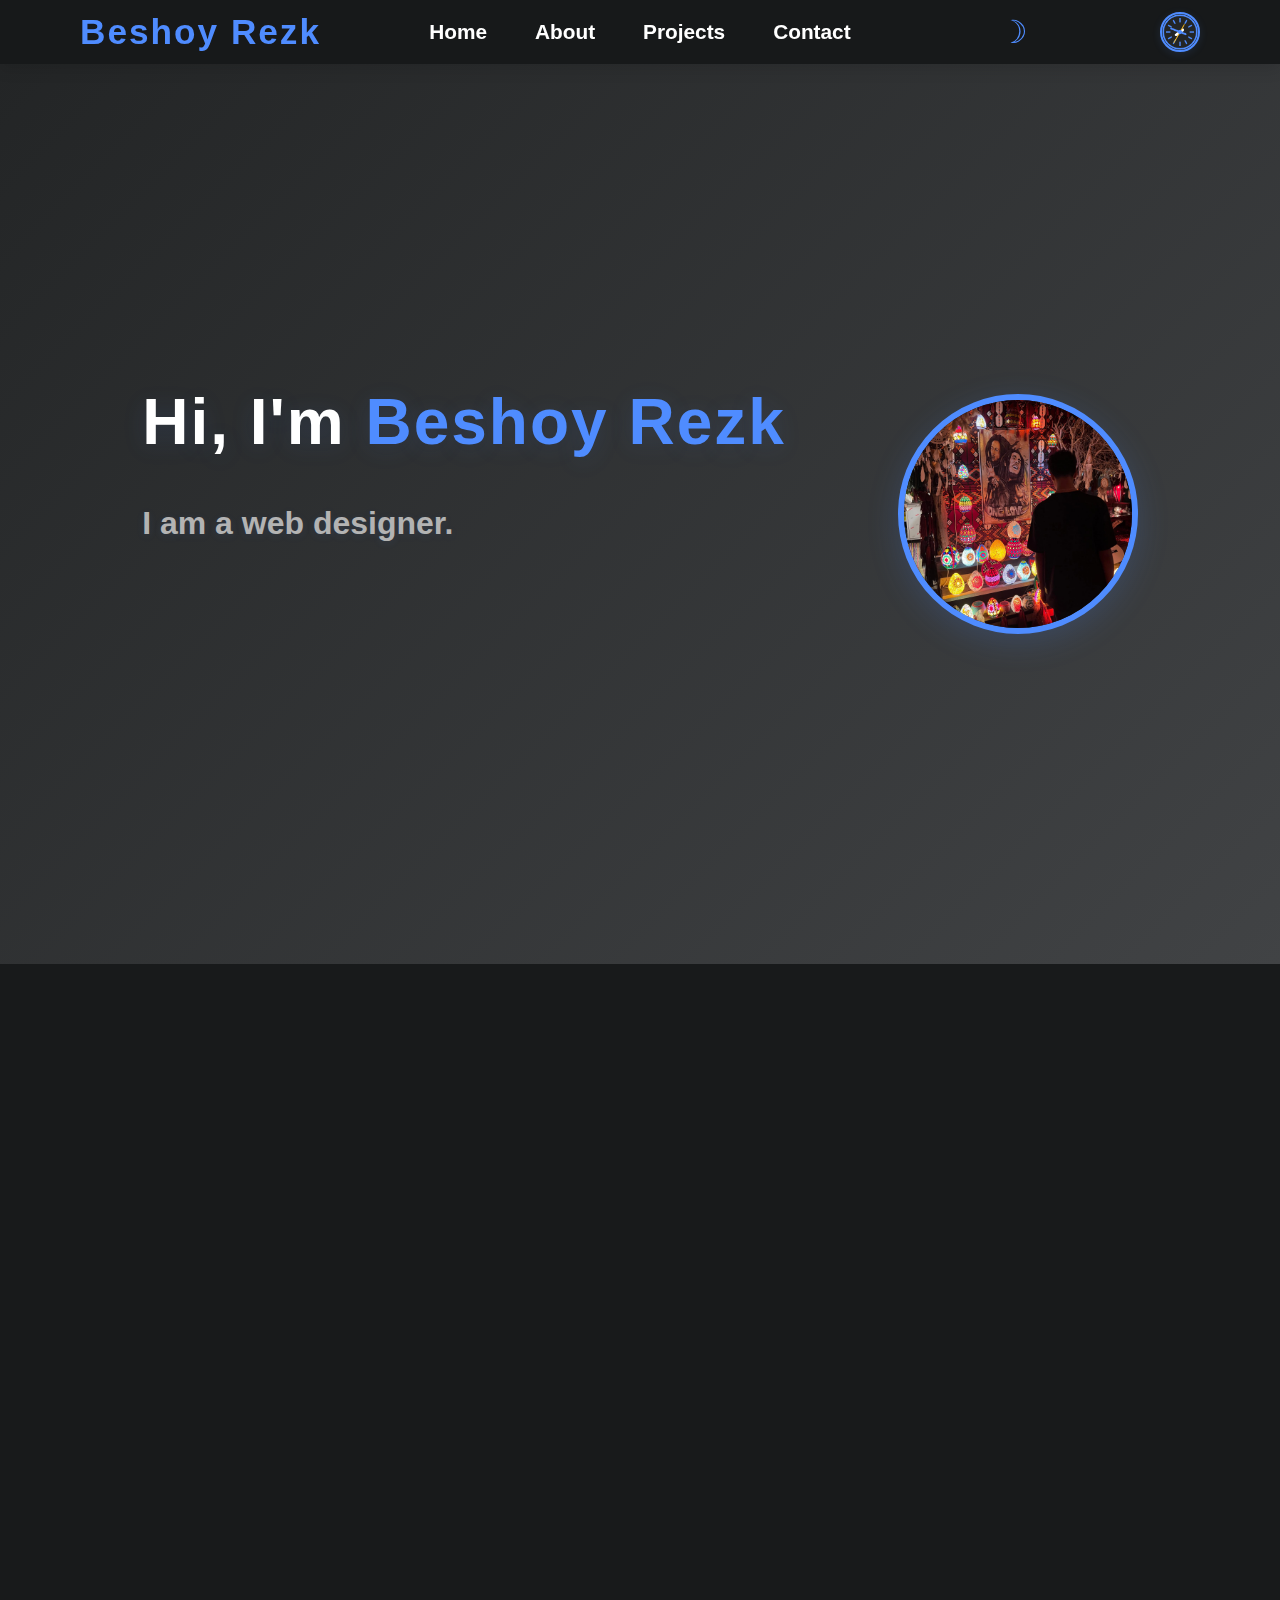
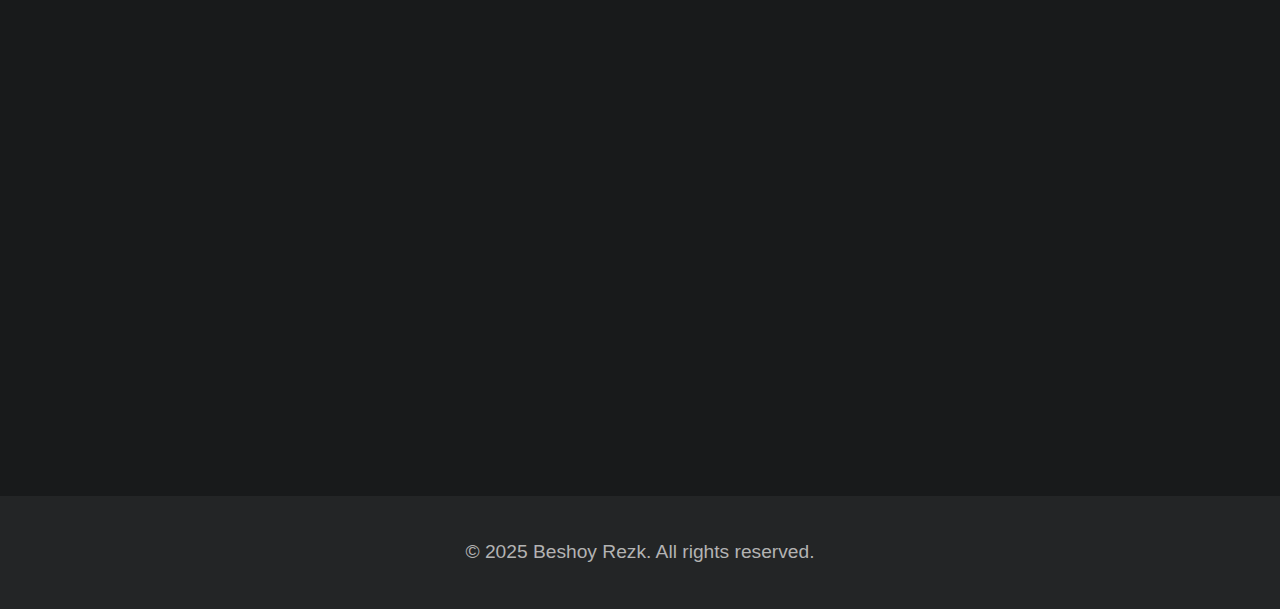
<file: index.html>
<!DOCTYPE html>
<html lang="en">
<head>
  <meta charset="UTF-8">
  <meta name="viewport" content="width=device-width, initial-scale=1.0">
  <title>Beshoy Rezk | Web designer  Portfolio</title>
  <link rel="stylesheet" href="style.css">
  <link rel="stylesheet" href="https://cdnjs.cloudflare.com/ajax/libs/font-awesome/6.4.2/css/all.min.css">
</head>
<body>
  <nav class="navbar">
    <div class="container">
      <span class="logo">Beshoy Rezk</span>
      <ul class="nav-links">
        <li><a href="#hero">Home</a></li>
        <li><a href="#about">About</a></li>
        <li><a href="#projects">Projects</a></li>
        <li><a href="#contact">Contact</a></li>
      </ul>
      <button id="mode-toggle" class="mode-toggle" aria-label="Toggle dark/light mode">
        <span class="icon-moon">&#9789;</span>
        <span class="icon-sun">&#9728;</span>
      </button>
      <div id="analog-clock"><canvas width="60" height="60"></canvas></div>
    </div>
  </nav>
  <div id="analog-clock-tooltip" style="display:none;"><canvas width="120" height="120"></canvas></div>
  <section id="hero" class="hero">
    <div class="container hero-content">
      <div class="hero-photo">
        <img src="profile.jpg" alt="Beshoy Rezk photo" />
      </div>
      <div class="hero-text">
        <h1>Hi, I'm <span class="accent">Beshoy Rezk</span></h1>
        <p>I am a web designer.</p>
        <a href="projects.html" class="btn">View My Work</a>
      </div>
    </div>
  </section>
  <section id="about" class="about">
    <div class="container">
      <h2>About Me</h2>
      <p>I am a web developer passionate about building modern, responsive websites and web apps. I love creating beautiful user experiences.</p>
      <h2>Skills</h2>
      <div class="skills-list">
        <span class="skill">HTML</span>
        <span class="skill">CSS</span>
        <span class="skill">JavaScript</span>
      </div>
    </div>
  </section>
  <section id="projects" class="projects">
    <div class="container">
      <h2>Projects</h2>
      <div id="projects-list">
        <div class="project-card">
          <h3>Age Calculator</h3>
          <p>A fun interactive age calculator web app.</p>
          <div class="project-buttons">
            <a href="https://beshoy-rezk-tech.github.io/Age-Calculator/" class="btn project-btn" target="_blank">View Live Demo</a>
            <a href="https://github.com/Beshoy-Rezk-Tech/Age-Calculator" class="btn project-btn-outline" target="_blank">View on GitHub</a>
          </div>
        </div>
        <div class="project-card">
          <h3>Rock Paper scissors</h3>
          <p>A classic rock-paper-scissors game.</p>
          <div class="project-buttons">
            <a href="https://beshoy-rezk-tech.github.io/rock-paper-scissors/" class="btn project-btn" target="_blank">View Live Demo</a>
            <a href="https://github.com/beshoy-rezk-tech/rock-paper-scissors" class="btn project-btn-outline" target="_blank">View on GitHub</a>
          </div>
        </div>
        <div class="project-card">
          <h3>Calculator</h3>
          <p>A modern, responsive web-based calculator with glassmorphism design.</p>
          <div class="project-buttons">
            <a href="https://beshoy-rezk-tech.github.io/calculator/" class="btn project-btn" target="_blank">View Live Demo</a>
            <a href="https://github.com/beshoy-rezk-tech/calculator" class="btn project-btn-outline" target="_blank">View on GitHub</a>
          </div>
        </div>
      </div>
      <div class="more-projects-wrapper">
        <a href="projects.html" class="btn more-projects-btn">More Projects</a>
      </div>
    </div>
  </section>
  <section id="contact" class="contact">
    <div class="container">
      <div class="contact-card">
        <h2>Contact</h2>
        <p class="contact-subtitle">Let’s work together! Fill out the form or reach out via social links below.</p>
        <form id="contact-form" autocomplete="off">
          <div class="input-group">
            <span class="input-icon">&#128100;</span>
            <input type="text" placeholder="Your Name" aria-label="Your Name" required>
          </div>
          <div class="input-group">
            <span class="input-icon">&#9993;</span>
            <input type="email" placeholder="Your Email" aria-label="Your Email" required>
          </div>
          <div class="input-group">
            <span class="input-icon">&#9998;</span>
            <textarea placeholder="Your Message" aria-label="Your Message" required></textarea>
          </div>
          <button type="submit" class="btn contact-btn">Send Message</button>
          <div id="contact-success" class="contact-success" style="display:none;">Thank you! Your message has been sent.</div>
        </form>
        <div class="contact-social">
          <a href="mailto:beshoyrezkprograming@gmail.com" class="contact-social-icon" aria-label="Email"><i class="fas fa-envelope"></i></a>
          <a href="https://github.com/beshoy-rezk-tech" class="contact-social-icon" aria-label="GitHub" target="_blank"><i class="fab fa-github"></i></a>
          <a href="https://www.instagram.com/besho__rezk/?igsh=ZTV5N2NhMnQxbjE1#" class="contact-social-icon" aria-label="Instagram" target="_blank"><i class="fab fa-instagram"></i></a>
        </div>
      </div>
    </div>
  </section>
  <footer class="footer">
    <div class="container">
      <p>&copy; 2025 Beshoy Rezk. All rights reserved.</p>
    </div>
  </footer>
  <script src="script.js"></script>
</body>
</html>
</file>
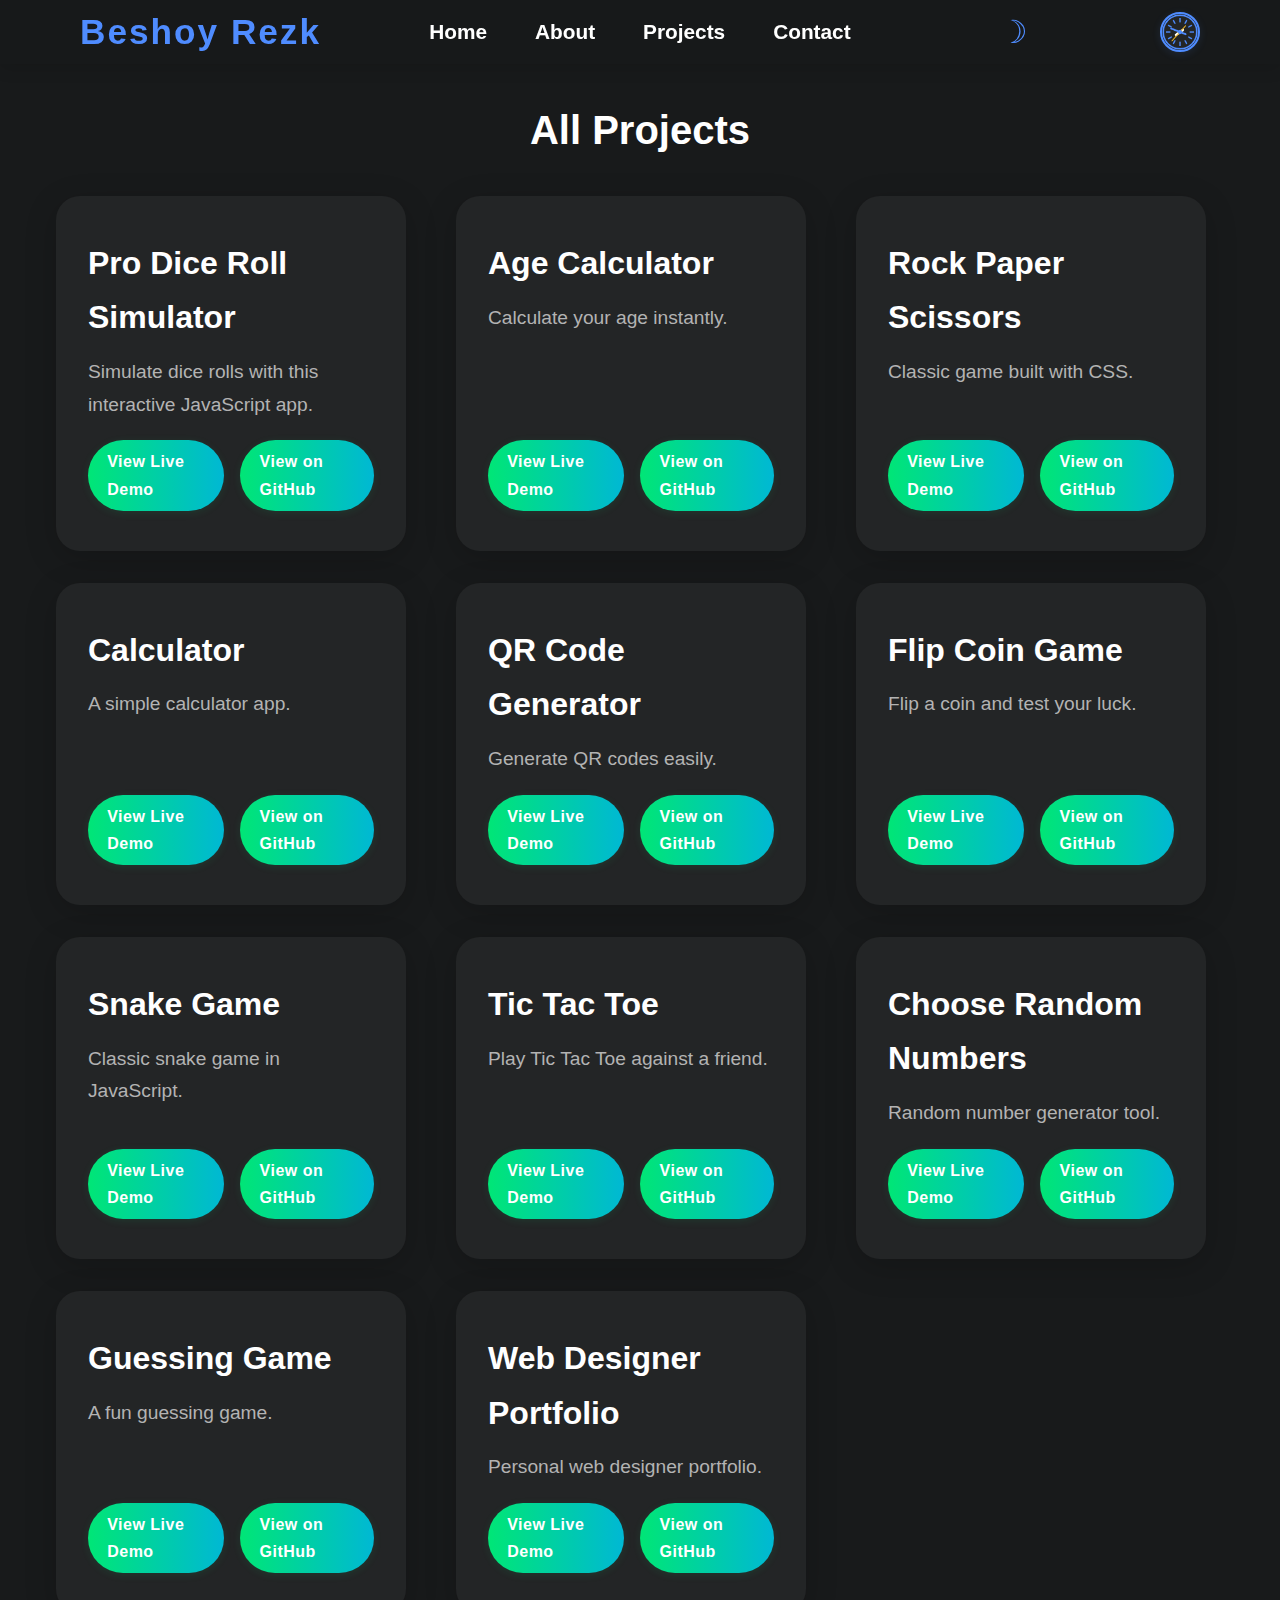
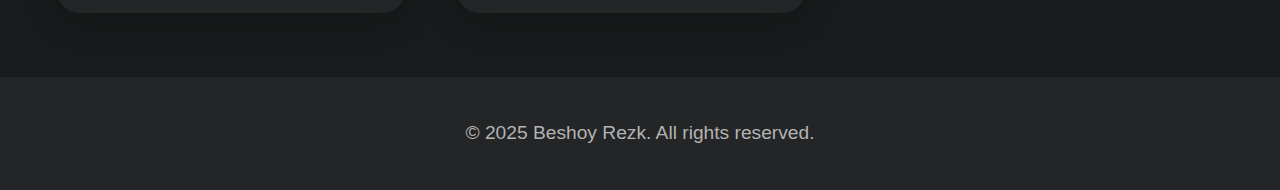
<file: projects.html>
<!DOCTYPE html>
<html lang="en">
<head>
  <meta charset="UTF-8">
  <meta name="viewport" content="width=device-width, initial-scale=1.0">
  <title>All Projects | Portfolio</title>
  <link rel="stylesheet" href="style.css">
  <link rel="stylesheet" href="https://cdnjs.cloudflare.com/ajax/libs/font-awesome/6.4.2/css/all.min.css">
</head>
<body>
  <nav class="navbar">
    <div class="container">
      <span class="logo">Beshoy Rezk</span>
      <ul class="nav-links">
        <li><a href="index.html#hero">Home</a></li>
        <li><a href="index.html#about">About</a></li>
        <li><a href="index.html#projects">Projects</a></li>
        <li><a href="index.html#contact">Contact</a></li>
      </ul>
      <button id="mode-toggle" class="mode-toggle" aria-label="Toggle dark/light mode">
        <span class="icon-moon">&#9789;</span>
        <span class="icon-sun">&#9728;</span>
      </button>
      <div id="analog-clock"><canvas width="60" height="60"></canvas></div>
    </div>
  </nav>
  <div id="analog-clock-tooltip" style="display:none;"><canvas width="120" height="120"></canvas></div>

  <main>
    <section id="projects" class="projects-section">
      <h2 class="projects-heading">All Projects</h2>
      <div id="projects-list"></div>
    </section>
  </main>

  <footer class="footer">
    <div class="container">
      <p>&copy; 2025 Beshoy Rezk. All rights reserved.</p>
    </div>
  </footer>

  <script src="script.js"></script>
  <script src="projects.js"></script>
</body>
</html>
</file>
<file: style.css>
/* Reset and base styles */
* { box-sizing: border-box; margin: 0; padding: 0; }
body {
  font-family: 'Segoe UI', Arial, sans-serif;
  background: #181a1b;
  color: #fff;
  line-height: 1.7;
  font-size: 1.25rem;
  transition: background 0.4s, color 0.4s;
}
body.light-mode {
  background: #fff;
  color: #222;
}
.container { max-width: 1200px; margin: 0 auto; padding: 0 2.5rem; }

/* Navbar */
.navbar {
  position: sticky;
  top: 0;
  width: 100%;
  background: rgba(24,26,27,0.97);
  z-index: 100;
  box-shadow: 0 4px 16px rgba(0,0,0,0.12);
  transition: background 0.4s;
  font-size: 1.3rem;
}
body.light-mode .navbar {
  background: rgba(255,255,255,0.97);
}
.navbar .container { display: flex; justify-content: space-between; align-items: center; height: 64px; }
.logo {
  font-size: 2.2rem;
  font-weight: bold;
  color: #4f8cff;
  letter-spacing: 2px;
}
body.light-mode .logo {
  color: #1a237e;
}
.nav-links {
  list-style: none;
  display: flex;
  gap: 3rem;
}
.nav-links a {
  color: inherit;
  text-decoration: none;
  font-weight: 600;
  transition: color 0.2s, border-bottom 0.2s;
  padding-bottom: 0.2em;
  border-bottom: 2px solid transparent;
}
body.light-mode .nav-links a {
  color: #222;
}
body.light-mode .nav-links a:hover {
  color: #00e676;
  border-bottom: 2px solid #00e676;
}
body:not(.light-mode) .nav-links a:hover {
  color: #fbbf24;
  border-bottom: 2px solid #fbbf24;
}

.mode-toggle {
  background: none;
  border: none;
  cursor: pointer;
  font-size: 2rem;
  margin-left: 2.5rem;
  color: #4f8cff;
  display: flex;
  align-items: center;
  transition: color 0.3s;
}
.mode-toggle .icon-moon {
  display: inline;
}
.mode-toggle .icon-sun {
  display: none;
}
body.light-mode .mode-toggle .icon-moon {
  display: none;
}
body.light-mode .mode-toggle .icon-sun {
  display: inline;
}

/* Hero with photo */
.hero-content {
  display: flex;
  flex-direction: row;
  align-items: center;
  justify-content: center;
  gap: 5rem;
  flex-wrap: wrap;
}
.hero-text {
  text-align: left;
  min-width: 320px;
  flex: 1 1 350px;
}
.hero-photo {
  order: 2;
  flex: 0 0 240px;
  width: 240px;
  height: 240px;
  border-radius: 50%;
  overflow: hidden;
  box-shadow: 0 8px 32px rgba(79,140,255,0.18);
  border: 6px solid #4f8cff;
  background: #232526;
  display: flex;
  align-items: center;
  justify-content: center;
  margin-left: 2rem;
  animation: floatY 2.2s ease-in-out infinite;
}

@keyframes floatY {
  0% { transform: translateY(0); }
  50% { transform: translateY(-32px); }
  100% { transform: translateY(0); }
}

.hero-photo img {
  width: 100%;
  height: 100%;
  object-fit: cover;
  display: block;
}
.hero-text h1 {
  font-size: 4rem;
  margin-bottom: 1.2rem;
  font-weight: 900;
  letter-spacing: 2px;
  color: #fff;
  position: relative;
  display: inline-block;
  text-shadow: 0 4px 24px rgba(79,140,255,0.13);
}
body.light-mode .hero-text h1 {
  color: #1a237e;
  text-shadow: 0 4px 24px rgba(26,35,126,0.10);
}
.hero-text .accent {
  color: #4f8cff;
  position: relative;
  z-index: 1;
}
body.light-mode .hero-text .accent {
  color: #00e676;
}
.hero-text p {
  font-size: 2rem;
  color: #b3b3b3;
  margin-bottom: 2.5rem;
  font-weight: 700;
  text-shadow: 0 2px 8px rgba(79,140,255,0.10);
}
body.light-mode .hero-text p {
  color: #222;
}
.hero-text .btn {
  opacity: 0;
  transform: translateY(40px) scale(0.96);
  animation: hero-btn-in 1.1s cubic-bezier(.77,0,.18,1) 0.3s forwards;
}
@keyframes hero-btn-in {
  0% { opacity: 0; transform: translateY(40px) scale(0.96); }
  60% { opacity: 1; transform: translateY(-8px) scale(1.04); }
  100% { opacity: 1; transform: translateY(0) scale(1); }
}
.btn {
  display: inline-block;
  padding: 1.1rem 3rem;
  background: linear-gradient(90deg, #4f8cff 0%, #2563eb 100%);
  color: #fff;
  border: none;
  border-radius: 999px;
  font-weight: 700;
  font-size: 1.3rem;
  cursor: pointer;
  box-shadow: 0 4px 16px rgba(79,140,255,0.13);
  transition: background 0.2s, transform 0.2s, color 0.2s, box-shadow 0.2s;
  text-decoration: none;
  letter-spacing: 1px;
}
.btn:hover {
  background: linear-gradient(90deg, #2563eb 0%, #4f8cff 100%);
  color: #fbbf24;
  transform: translateY(-3px) scale(1.08);
  box-shadow: 0 8px 32px rgba(79,140,255,0.18);
}
body.light-mode .btn {
  background: linear-gradient(90deg, #00e676 0%, #1de9b6 100%);
  color: #fff;
  box-shadow: 0 4px 16px rgba(0,230,118,0.13);
}
body.light-mode .btn:hover {
  background: linear-gradient(90deg, #1de9b6 0%, #00e676 100%);
  color: #1a237e;
}
body.light-mode .hero-photo {
  border-color: #00e676;
  background: #f5f5f5;
}

/* Accent color for both modes */
.accent { color: #4f8cff; }
body.light-mode .accent { color: #00e676; }

/* Card, button, and section backgrounds for light mode */
body.light-mode .project-card,
body.light-mode .skills-list .skill,
body.light-mode .footer,
body.light-mode .hero-photo {
  background: #fff;
  color: #222;
}
body.light-mode .btn {
  background: #fbbf24;
  color: #232526;
}
body.light-mode .btn:hover {
  background: #f59e42;
}

/* Add a subtle gradient for hero in both modes */
.hero {
  background: linear-gradient(135deg, #232526 0%, #414345 100%);
}
body.light-mode .hero {
  background: linear-gradient(135deg, #f5f7fa 0%, #e2e6ea 100%);
}

/* Stylish project cards */
.project-list {
  display: flex;
  flex-wrap: wrap;
  gap: 3rem;
  justify-content: center;
  align-items: stretch;
}
.project-card {
  flex: 1 1 320px;
  max-width: 350px;
  min-width: 280px;
  padding: 2.5rem 2rem;
  background: #232526;
  border-radius: 1.5rem;
  box-shadow: 0 8px 32px rgba(0,0,0,0.18);
  transition: transform 0.2s, box-shadow 0.2s, background 0.4s, color 0.4s;
  font-size: 1.2rem;
  margin-bottom: 0;
  display: flex;
  flex-direction: column;
  height: 100%;
}
.project-card h3 {
  font-size: 2rem;
  margin-bottom: 0.7rem;
  color: #fff;
  font-weight: 700;
}
.project-card p {
  color: #b3b3b3;
  margin-bottom: 1.2rem;
}
.project-link {
  color: #4f8cff;
  text-decoration: none;
  font-weight: 600;
  font-size: 1.1rem;
  letter-spacing: 0.5px;
}
.project-link:hover {
  text-decoration: underline;
  color: #fbbf24;
}
.project-card:hover {
  transform: translateY(-10px) scale(1.04);
  box-shadow: 0 16px 48px rgba(79,140,255,0.18);
}
body.light-mode .project-card {
  background: #fff;
  color: #222;
  box-shadow: 0 4px 24px rgba(10, 30, 80, 0.13), 0 1.5px 6px rgba(0,0,0,0.07);
}
body.light-mode .project-card h3 {
  color: #1a237e;
}
body.light-mode .project-card p {
  color: #444;
}
body.light-mode .project-link {
  color: #00e676;
}
body.light-mode .project-link:hover {
  color: #1a237e;
}

/* Stylish skills */
.skills-list {
  display: flex;
  flex-wrap: wrap;
  gap: 1.5rem;
  justify-content: center;
}
.skill {
  background: #4f8cff;
  color: #fff;
  padding: 1rem 2.2rem;
  border-radius: 999px;
  font-weight: 600;
  font-size: 1.3rem;
  box-shadow: 0 2px 8px rgba(79,140,255,0.13);
  transition: background 0.2s, color 0.2s;
  letter-spacing: 0.5px;
}
.skill:hover {
  background: #2563eb;
  color: #fbbf24;
}
body.light-mode .skill {
  background: linear-gradient(90deg, #00e676 0%, #1de9b6 100%);
  color: #fff;
}
body.light-mode .skill:hover {
  background: linear-gradient(90deg, #1de9b6 0%, #00e676 100%);
  color: #1a237e;
}

/* Stylish footer */
.footer {
  background: #232526;
  padding: 2.5rem 0;
  text-align: center;
  color: #b3b3b3;
  font-size: 1.2rem;
  margin-top: 2rem;
  transition: background 0.4s, color 0.4s;
}
body.light-mode .footer {
  background: #e0e0e0;
  color: #222;
}

/* Section full-page layout */
section {
  min-height: 100vh;
  display: flex;
  align-items: center;
  justify-content: center;
  padding: 0;
  box-sizing: border-box;
  transition: background 0.4s, color 0.4s;
}
.container {
  max-width: 1200px;
  margin: 0 auto;
  padding: 0 2.5rem;
}
.projects .container {
  justify-content: flex-start;
}
.project-list {
  display: flex;
  flex-wrap: wrap;
  gap: 3rem;
  justify-content: center;
}

/* Section reveal animation */
.hidden-section { opacity: 0; transform: translateY(40px); transition: all 0.7s cubic-bezier(.77,0,.18,1); }
.visible { opacity: 1 !important; transform: none !important; }

/* Responsive */
@media (max-width: 1200px) {
  .container { max-width: 98vw; }
  .hero-content { gap: 2.5rem; }
}
@media (max-width: 900px) {
  .hero-content {
    flex-direction: column;
    gap: 2.5rem;
  }
  .hero-photo {
    order: 0;
    margin-left: 0;
  }
  .hero-text {
    text-align: center;
  }
}
@media (max-width: 800px) {
  .project-card {
    flex: 1 1 90vw;
    max-width: 98vw;
    min-width: 0;
    padding: 1.2rem 0.7rem;
  }
  .project-list {
    gap: 1.2rem;
  }
  .navbar .container { flex-direction: column; height: auto; gap: 1.5rem; }
  .nav-links { gap: 1.5rem; }
}
@media (max-width: 600px) {
  .container { padding: 0 0.5rem; }
  .hero-text h1 { font-size: 2.3rem; }
  .hero-text p { font-size: 1.2rem; }
  .about h2, .projects h2, .skills h2, .contact h2 { font-size: 1.5rem; }
  .hero-photo { width: 100px; height: 100px; }
  .project-card {
    padding: 1.2rem 0.7rem;
  }
  .skill { font-size: 1rem; padding: 0.6rem 1.2rem; }
  #contact-form { max-width: 98vw; }
  .project-buttons {
    flex-direction: column;
    gap: 0.8rem;
    align-items: stretch;
  }
}
@media (max-width: 1100px) {
  .project-card {
    flex: 1 1 45%;
    max-width: 95vw;
  }
}

#contact-form {
  display: flex;
  flex-direction: column;
  gap: 1.5rem;
  max-width: 500px;
  margin: 0 auto;
}

#contact-form input,
#contact-form textarea {
  padding: 1.1rem 1.5rem;
  border-radius: 0.7rem;
  border: none;
  background: #232526;
  color: #fff;
  font-size: 1.2rem;
  resize: none;
  box-shadow: 0 2px 8px rgba(79,140,255,0.07);
  transition: background 0.2s, color 0.2s;
  margin-bottom: 0;
  width: 100%;
  box-sizing: border-box;
}

#contact-form input:focus,
#contact-form textarea:focus {
  outline: 2px solid #4f8cff;
  background: #181a1b;
}

body.light-mode #contact-form input,
body.light-mode #contact-form textarea {
  background: #fff;
  color: #222;
  box-shadow: 0 2px 8px rgba(0,230,118,0.04);
  border: 1px solid #e0e0e0;
}

body.light-mode #contact-form input:focus,
body.light-mode #contact-form textarea:focus {
  outline: 2px solid #00e676;
  background: #f5f5f5;
}

#contact-form button {
  width: 100%;
  margin-top: 0.5rem;
}

.about h2 + p {
  margin-bottom: 4rem;
}

.about h2 + .skills-list,
.about p + h2 {
  margin-top: 4rem;
}

.about .container {
  background: linear-gradient(135deg, rgba(79,140,255,0.08) 0%, rgba(36,37,38,0.12) 100%);
  border-radius: 2rem;
  box-shadow: 0 8px 32px rgba(79,140,255,0.10);
  padding: 3.5rem 3rem;
  margin-top: 0;
  margin-bottom: 0;
  max-width: 900px;
}
body.light-mode .about .container {
  background: #f5f5f5;
  box-shadow: 0 8px 32px rgba(0,230,118,0.06);
}

.about h2 {
  font-size: 2.7rem;
  color: #4f8cff;
  margin-bottom: 1.2rem;
  font-weight: 800;
  letter-spacing: 1px;
  text-shadow: 0 2px 8px rgba(79,140,255,0.08);
}
body.light-mode .about h2 {
  color: #1a237e;
  text-shadow: 0 2px 8px rgba(26,35,126,0.08);
}

.about .skills-list {
  display: flex;
  flex-wrap: wrap;
  gap: 2.2rem;
  justify-content: center;
  background: rgba(79,140,255,0.07);
  border-radius: 1.5rem;
  padding: 2rem 1rem;
  margin-top: 2rem;
  box-shadow: 0 2px 12px rgba(79,140,255,0.07);
  border: 1.5px solid rgba(79,140,255,0.13);
}
body.light-mode .about .skills-list {
  background: #e0e0e0;
  border: 1.5px solid #bdbdbd;
}

.about .skill {
  font-size: 1.4rem;
  padding: 1.1rem 2.5rem;
  border-radius: 999px;
  font-weight: 700;
  background: linear-gradient(90deg, #4f8cff 0%, #2563eb 100%);
  color: #fff;
  box-shadow: 0 2px 12px rgba(79,140,255,0.13);
  border: none;
  letter-spacing: 0.7px;
  transition: background 0.2s, color 0.2s, transform 0.2s;
}
.about .skill:hover {
  background: linear-gradient(90deg, #2563eb 0%, #4f8cff 100%);
  color: #fbbf24;
  transform: scale(1.08);
}
body.light-mode .about .skill {
  background: linear-gradient(90deg, #00e676 0%, #1de9b6 100%);
  color: #fff;
}
body.light-mode .about .skill:hover {
  background: linear-gradient(90deg, #1de9b6 0%, #00e676 100%);
  color: #1a237e;
}

.about .container,
.projects .container,
.contact .container {
  margin-top: 0;
  margin-bottom: 0;
}

.projects h2 {
  margin-bottom: 2.1rem;
}

.project-buttons {
  display: flex;
  flex-direction: row;
  gap: 1rem;
  margin-top: auto;
  justify-content: flex-start;
  flex-wrap: nowrap;
}

@media (max-width: 500px) {
  .project-buttons {
    flex-wrap: wrap;
  }
}

.project-buttons a {
  display: inline-block;
  padding: 0.5rem 1.2rem;
  font-size: 1rem;
  font-weight: 600;
  color: #fff;
  background: linear-gradient(90deg, #00e676 0%, #00b8d4 100%);
  border: none;
  border-radius: 999px;
  text-decoration: none;
  box-shadow: 0 2px 8px rgba(0,230,118,0.10);
  transition: background 0.2s, transform 0.2s, box-shadow 0.2s, color 0.2s;
  outline: none;
}

.project-buttons a:hover, .project-buttons a:focus {
  background: linear-gradient(90deg, #00b8d4 0%, #00e676 100%);
  color: #fff;
  transform: translateY(-2px) scale(1.04);
  box-shadow: 0 4px 16px rgba(0,230,118,0.18);
  text-decoration: none;
}

.project-btn {
  background: linear-gradient(90deg, #4f8cff 0%, #2563eb 100%);
  color: #fff;
  font-size: 1.1rem;
  font-weight: 700;
  padding: 0.9rem 2.2rem;
  border-radius: 999px;
  border: none;
  box-shadow: 0 2px 8px rgba(79,140,255,0.13);
  transition: background 0.2s, color 0.2s, transform 0.2s, box-shadow 0.2s;
  text-decoration: none;
  letter-spacing: 0.5px;
  display: inline-block;
}
.project-btn:hover {
  background: transparent;
  color: #4f8cff;
  border: 2px solid #4f8cff;
  transform: translateY(-2px) scale(1.06);
  box-shadow: none;
}
body.light-mode .project-btn {
  background: linear-gradient(90deg, #00e676 0%, #1de9b6 100%);
  color: #fff;
  box-shadow: 0 2px 8px rgba(0,230,118,0.13);
}
body.light-mode .project-btn:hover {
  background: transparent;
  color: #00e676;
  border: 2px solid #00e676;
}
.project-btn-outline {
  background: transparent;
  color: #00e676;
  border: 2px solid #00e676;
  font-size: 1.1rem;
  font-weight: 700;
  padding: 0.9rem 2.2rem;
  border-radius: 999px;
  box-shadow: none;
  transition: background 0.2s, color 0.2s, border 0.2s, transform 0.2s;
  text-decoration: none;
  letter-spacing: 0.5px;
  display: inline-block;
}
.project-btn-outline:hover {
  background: linear-gradient(90deg, #00e676 0%, #1de9b6 100%);
  color: #fff;
  border: 2px solid #00e676;
  box-shadow: 0 4px 16px rgba(0,230,118,0.13);
  transform: translateY(-2px) scale(1.06);
}
body.light-mode .project-btn-outline {
  background: transparent;
  color: #00e676;
  border: 2px solid #00e676;
}
body.light-mode .project-btn-outline:hover {
  background: linear-gradient(90deg, #00e676 0%, #1de9b6 100%);
  color: #fff;
  border: 2px solid #00e676;
}

.more-projects-wrapper {
  display: flex;
  justify-content: center;
  margin-top: 2.5rem;
}
.more-projects-btn {
  font-size: 1.25rem;
  font-weight: 700;
  padding: 1.1rem 3.2rem;
  border-radius: 999px;
  background: linear-gradient(90deg, #4f8cff 0%, #2563eb 100%);
  color: #fff;
  border: none;
  box-shadow: 0 4px 16px rgba(79,140,255,0.13);
  transition: background 0.2s, color 0.2s, transform 0.2s, box-shadow 0.2s;
  text-decoration: none;
  letter-spacing: 1px;
  margin: 0 auto;
  display: inline-block;
}
.more-projects-btn:hover {
  background: linear-gradient(90deg, #2563eb 0%, #4f8cff 100%);
  color: #fbbf24;
  transform: translateY(-3px) scale(1.08);
  box-shadow: 0 8px 32px rgba(79,140,255,0.18);
}
body.light-mode .more-projects-btn {
  background: linear-gradient(90deg, #00e676 0%, #1de9b6 100%);
  color: #fff;
  box-shadow: 0 4px 16px rgba(0,230,118,0.13);
}
body.light-mode .more-projects-btn:hover {
  background: linear-gradient(90deg, #1de9b6 0%, #00e676 100%);
  color: #1a237e;
} 

.contact-card {
  max-width: 390px;
  padding: 2.2rem 1.2rem 1.7rem 1.2rem;
}
@media (max-width: 600px) {
  .contact-card {
    padding: 0.7rem 0.3rem;
    max-width: 97vw;
  }
}

.contact-card h2 {
  font-size: 2.5rem;
  color: #4f8cff;
  font-weight: 800;
  margin-bottom: 0.7rem;
  letter-spacing: 1px;
  text-align: center;
}
body.light-mode .contact-card h2 {
  color: #00e676;
}
.contact-subtitle {
  color: #b3b3b3;
  font-size: 1.1rem;
  margin-bottom: 2.2rem;
  text-align: center;
}
body.light-mode .contact-subtitle {
  color: #222;
}
.input-group {
  display: flex;
  align-items: center;
  background: #232526;
  border-radius: 1rem;
  margin-bottom: 1.3rem;
  box-shadow: 0 2px 8px rgba(79,140,255,0.07);
  padding: 0.2rem 1rem;
  transition: box-shadow 0.2s, background 0.2s;
}
.input-group:focus-within {
  box-shadow: 0 4px 16px #4f8cff44;
  background: #181a1b;
}
body.light-mode .input-group {
  background: #fff;
  box-shadow: 0 2px 8px rgba(0,230,118,0.04);
}
body.light-mode .input-group:focus-within {
  box-shadow: 0 4px 16px #00e67644;
  background: #f5f5f5;
}
.input-icon {
  font-size: 1.3rem;
  margin-right: 0.8rem;
  color: #4f8cff;
  min-width: 1.7rem;
  text-align: center;
}
body.light-mode .input-icon {
  color: #00e676;
}
#contact-form input,
#contact-form textarea {
  flex: 1 1 auto;
  padding: 1rem 1.2rem;
  border-radius: 0.7rem;
  border: none;
  background: transparent;
  color: #fff;
  font-size: 1.1rem;
  resize: none;
  box-shadow: none;
  transition: background 0.2s, color 0.2s;
  margin-bottom: 0;
  width: 100%;
  box-sizing: border-box;
}
#contact-form input:focus,
#contact-form textarea:focus {
  outline: 2px solid #4f8cff;
  background: #181a1b;
}
body.light-mode #contact-form input,
body.light-mode #contact-form textarea {
  color: #222;
}
body.light-mode #contact-form input:focus,
body.light-mode #contact-form textarea:focus {
  outline: 2px solid #00e676;
  background: #f5f5f5;
}
.contact-btn {
  width: 100%;
  margin-top: 0.5rem;
  font-size: 1.15rem;
  font-weight: 700;
  padding: 1rem 0;
  border-radius: 999px;
  background: linear-gradient(90deg, #4f8cff 0%, #2563eb 100%);
  color: #fff;
  border: none;
  box-shadow: 0 4px 16px rgba(79,140,255,0.13);
  transition: background 0.2s, color 0.2s, transform 0.2s, box-shadow 0.2s;
  text-decoration: none;
  letter-spacing: 1px;
  display: inline-block;
}
.contact-btn:hover {
  background: linear-gradient(90deg, #2563eb 0%, #4f8cff 100%);
  color: #fbbf24;
  transform: translateY(-3px) scale(1.08);
  box-shadow: 0 8px 32px rgba(79,140,255,0.18);
}
body.light-mode .contact-btn {
  background: linear-gradient(90deg, #00e676 0%, #1de9b6 100%);
  color: #fff;
  box-shadow: 0 4px 16px rgba(0,230,118,0.13);
}
body.light-mode .contact-btn:hover {
  background: linear-gradient(90deg, #1de9b6 0%, #00e676 100%);
  color: #1a237e;
}
.contact-success {
  color: #4f8cff;
  background: #232526;
  border-radius: 0.7rem;
  padding: 1rem 1.2rem;
  margin-top: 1.2rem;
  text-align: center;
  font-weight: 700;
  font-size: 1.1rem;
  box-shadow: 0 2px 8px rgba(79,140,255,0.07);
  animation: fadeIn 0.7s;
}
body.light-mode .contact-success {
  color: #00e676;
  background: #fff;
}
@keyframes fadeIn {
  from { opacity: 0; transform: translateY(20px); }
  to { opacity: 1; transform: translateY(0); }
}
.contact-social {
  display: flex;
  justify-content: center;
  gap: 1.5rem;
  margin-top: 2.2rem;
}
.contact-social-icon {
  font-size: 2rem;
  color: #4f8cff;
  background: #232526;
  border-radius: 50%;
  padding: 0.5rem 0.7rem;
  transition: background 0.2s, color 0.2s, transform 0.2s;
  text-decoration: none;
  display: flex;
  align-items: center;
  justify-content: center;
}
.contact-social-icon:hover {
  background: #4f8cff;
  color: #fff;
  transform: scale(1.13);
}
body.light-mode .contact-social-icon {
  color: #00e676;
  background: #fff;
}
body.light-mode .contact-social-icon:hover {
  background: #00e676;
  color: #fff;
}
@media (max-width: 600px) {
  .contact-card {
    padding: 1.2rem 0.7rem;
    max-width: 98vw;
  }
} 

.contact-error {
  color: #ff5252;
  background: #232526;
  border-radius: 0.7rem;
  padding: 1rem 1.2rem;
  margin-top: 1.2rem;
  text-align: center;
  font-weight: 700;
  font-size: 1.1rem;
  box-shadow: 0 2px 8px rgba(255,82,82,0.07);
  animation: fadeIn 0.7s;
}
body.light-mode .contact-error {
  color: #d32f2f;
  background: #fff;
} 

#analog-clock {
  position: static;
  width: 40px;
  height: 40px;
  margin-left: 1.5rem;
  background: #232526;
  border-radius: 50%;
  box-shadow: 0 2px 8px rgba(79,140,255,0.13);
  display: flex;
  align-items: center;
  justify-content: center;
  z-index: 1;
  border: 2px solid #4f8cff;
}
body.light-mode #analog-clock {
  background: #fff;
  border-color: #00e676;
}
#analog-clock canvas {
  width: 36px;
  height: 36px;
  display: block;
} 

#analog-clock-tooltip {
  position: absolute;
  top: 68px;
  right: 32px;
  background: #232526;
  border-radius: 1.2rem;
  box-shadow: 0 8px 32px rgba(79,140,255,0.18);
  border: 2.5px solid #4f8cff;
  padding: 0.7rem;
  z-index: 300;
  display: none;
  transition: opacity 0.2s;
  pointer-events: none;
}
body.light-mode #analog-clock-tooltip {
  background: #fff;
  border-color: #00e676;
}
#analog-clock-tooltip canvas {
  width: 110px;
  height: 110px;
  display: block;
}

.digital-clock-message {
  position: relative;
  margin: 0 auto 1.2rem auto;
  max-width: 320px;
  background: #232526;
  color: #4f8cff;
  font-size: 1.3rem;
  font-weight: 700;
  text-align: center;
  border-radius: 0.8rem;
  box-shadow: 0 2px 12px rgba(79,140,255,0.13);
  padding: 1rem 1.5rem;
  z-index: 150;
  top: 0;
  left: 0;
}
body.light-mode .digital-clock-message {
  background: #fff;
  color: #00e676;
  box-shadow: 0 2px 12px rgba(0,230,118,0.10);
} 

.projects-section {
  max-width: 1200px;
  margin: 0 auto;
  padding: 2rem 1rem;
  display: flex;
  flex-direction: column;
  align-items: center;
}

.projects-heading {
  width: 100%;
  text-align: center !important;
  font-size: 2.5rem;
  font-weight: bold;
  margin-bottom: 2rem;
  margin-left: 0;
  color: #fff;
  position: static;
  z-index: 2;
}
body.light-mode .projects-heading {
  color: navy;
}

#projects-list {
  width: 100%;
  display: grid;
  grid-template-columns: repeat(3, 1fr);
  gap: 2rem;
  margin-top: 0;
}

@media (max-width: 900px) {
  #projects-list {
    grid-template-columns: repeat(2, 1fr);
  }
}
@media (max-width: 600px) {
  #projects-list {
    grid-template-columns: 1fr;
  }
} 

.back-home-btn {
  display: inline-block;
  margin-bottom: 1.5rem;
  padding: 0.5rem 1.2rem;
  font-size: 1rem;
  font-weight: 500;
  color: #fff;
  background: linear-gradient(90deg, #00e676 0%, #00b8d4 100%);
  border: none;
  border-radius: 999px;
  text-decoration: none;
  box-shadow: 0 2px 8px rgba(0,230,118,0.10);
  transition: background 0.2s, transform 0.2s, box-shadow 0.2s;
}
.back-home-btn:hover, .back-home-btn:focus {
  background: linear-gradient(90deg, #00b8d4 0%, #00e676 100%);
  color: #fff;
  transform: translateY(-2px) scale(1.04);
  box-shadow: 0 4px 16px rgba(0,230,118,0.18);
  text-decoration: none;
} 

.back-home-btn .arrow {
  opacity: 0;
  transform: translateX(-10px);
  transition: opacity 0.2s, transform 0.2s;
  display: inline-block;
  font-size: 1.5em;
  font-weight: bold;
  line-height: 1;
}
.back-home-btn:hover .arrow,
.back-home-btn:focus .arrow {
  opacity: 1;
  transform: translateX(0);
} 

/* Responsive project grid for both main and projects page */
.project-list,
#projects-list {
  display: grid;
  grid-template-columns: repeat(3, 1fr);
  gap: 2rem;
  width: 100%;
  margin-top: 0;
}
@media (max-width: 1100px) {
  .project-list,
  #projects-list {
    grid-template-columns: repeat(2, 1fr);
  }
}
@media (max-width: 700px) {
  .project-list,
  #projects-list {
    grid-template-columns: 1fr;
    gap: 1.2rem;
  }
}
.project-card {
  display: flex;
  flex-direction: column;
  align-items: flex-start;
  justify-content: flex-start;
  height: 100%;
  min-width: 0;
  width: 100%;
  box-sizing: border-box;
}
@media (max-width: 600px) {
  .project-card {
    padding: 1.2rem 0.7rem;
    max-width: 100vw;
  }
  .project-btn,
  .project-btn-outline {
    width: 100%;
    text-align: center;
    padding: 1.1rem 0;
    font-size: 1.15rem;
  }
} 

@media (max-width: 600px) {
  .navbar .container {
    flex-direction: column;
    align-items: center;
    height: auto;
    gap: 0.5rem;
    padding: 0.7rem 0.3rem;
  }
  .logo {
    font-size: 1.5rem;
    margin-bottom: 0.3rem;
  }
  .nav-links {
    gap: 0.5rem;
  }
  .nav-links a {
    padding: 0.6rem 0;
    font-size: 1.08rem;
  }
  .mode-toggle {
    margin: 0.3rem 0 0 0;
  }
  #analog-clock {
    margin: 0.3rem 0 0 0;
  }
}
</file>
